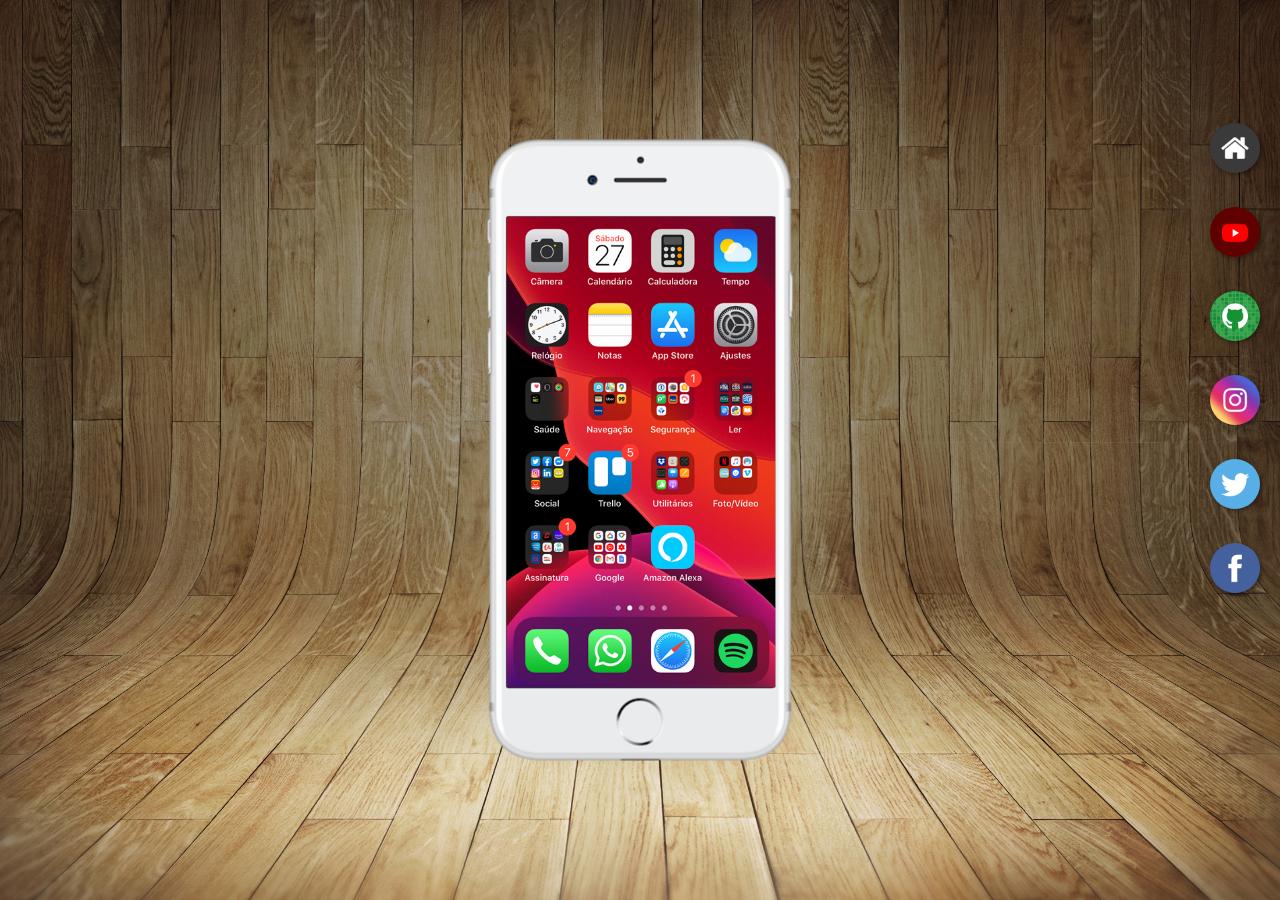
<file: index.html>
<!DOCTYPE html>
<html lang="pt-br">
<head>
    <meta charset="UTF-8">
    <meta name="viewport" content="width=device-width, initial-scale=1.0">
    <link rel="shortcut icon" href="pacote-d013/favicon.ico" type="image/x-icon">
    <title>Projeto Redes Socias</title>
    <link rel="stylesheet" href="estilos/style.css">


   
<body>
    <main>
        <section id="telefone">
            <iframe src="home.html" name="tela" id="tela" frameborder="0">
                Seu navegador não é compatível com isso.
            </iframe>

        </section>

        <section id="redes-sociais">
            <a href="home.html" target="tela"><img src="pacote-d013/imagens/logo-home.jpg" alt="Home"></a>


            <a href="youtube.html" target="tela"><img src="pacote-d013/imagens/logo-youtube.jpg" alt=""></a>


            <a href="github.html" target="tela"><img src="pacote-d013/imagens/logo-github.jpg" alt="GitHub"></a>


            <a href="github.html" target="tela"><img src="pacote-d013/imagens/logo-instagram.jpg" alt="Instagram"></a>


            <a href="github.html" target="tela"><img src="pacote-d013/imagens/logo-twitter.jpg" alt="Twitter"></a>


            <a href="github.html" target="tela"><img src="pacote-d013/imagens/logo-facebook.jpg" alt="Facebook"></a>

        </section>
    </main>
</body>
</html>
</file>
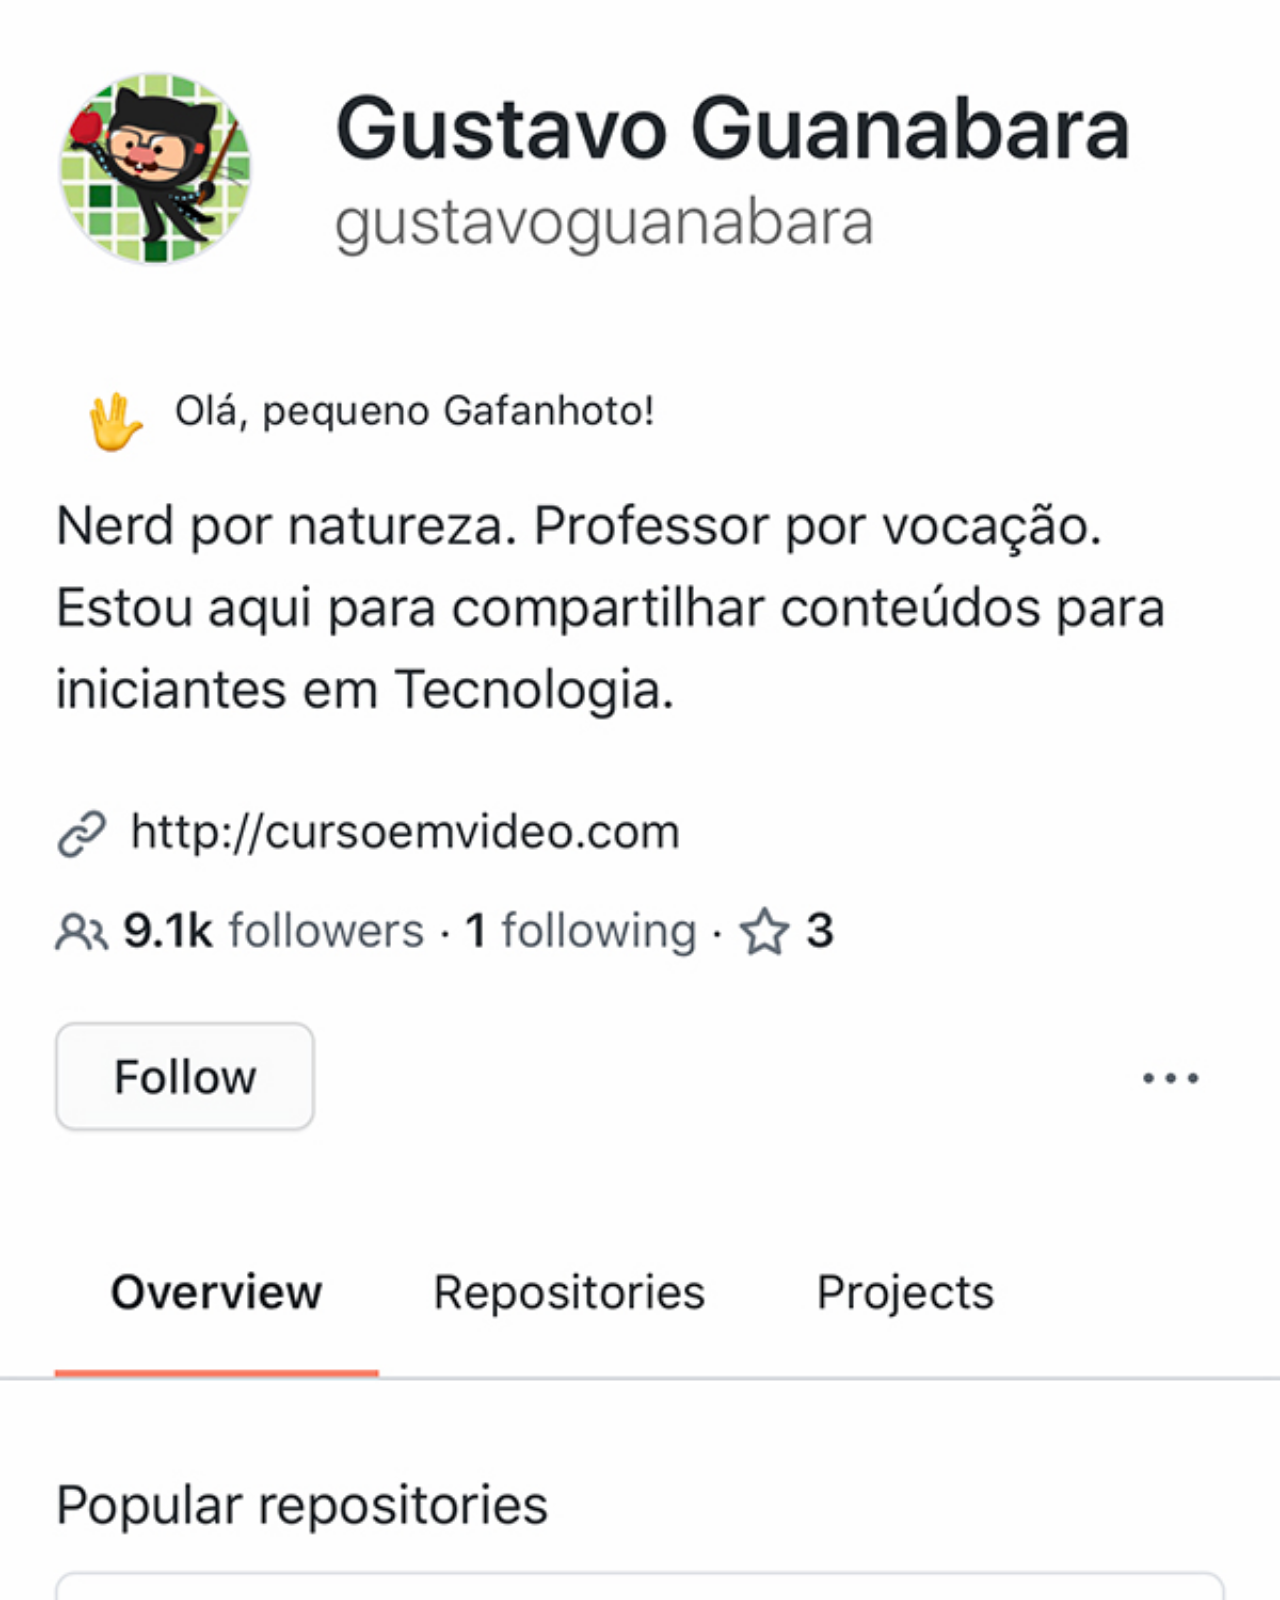
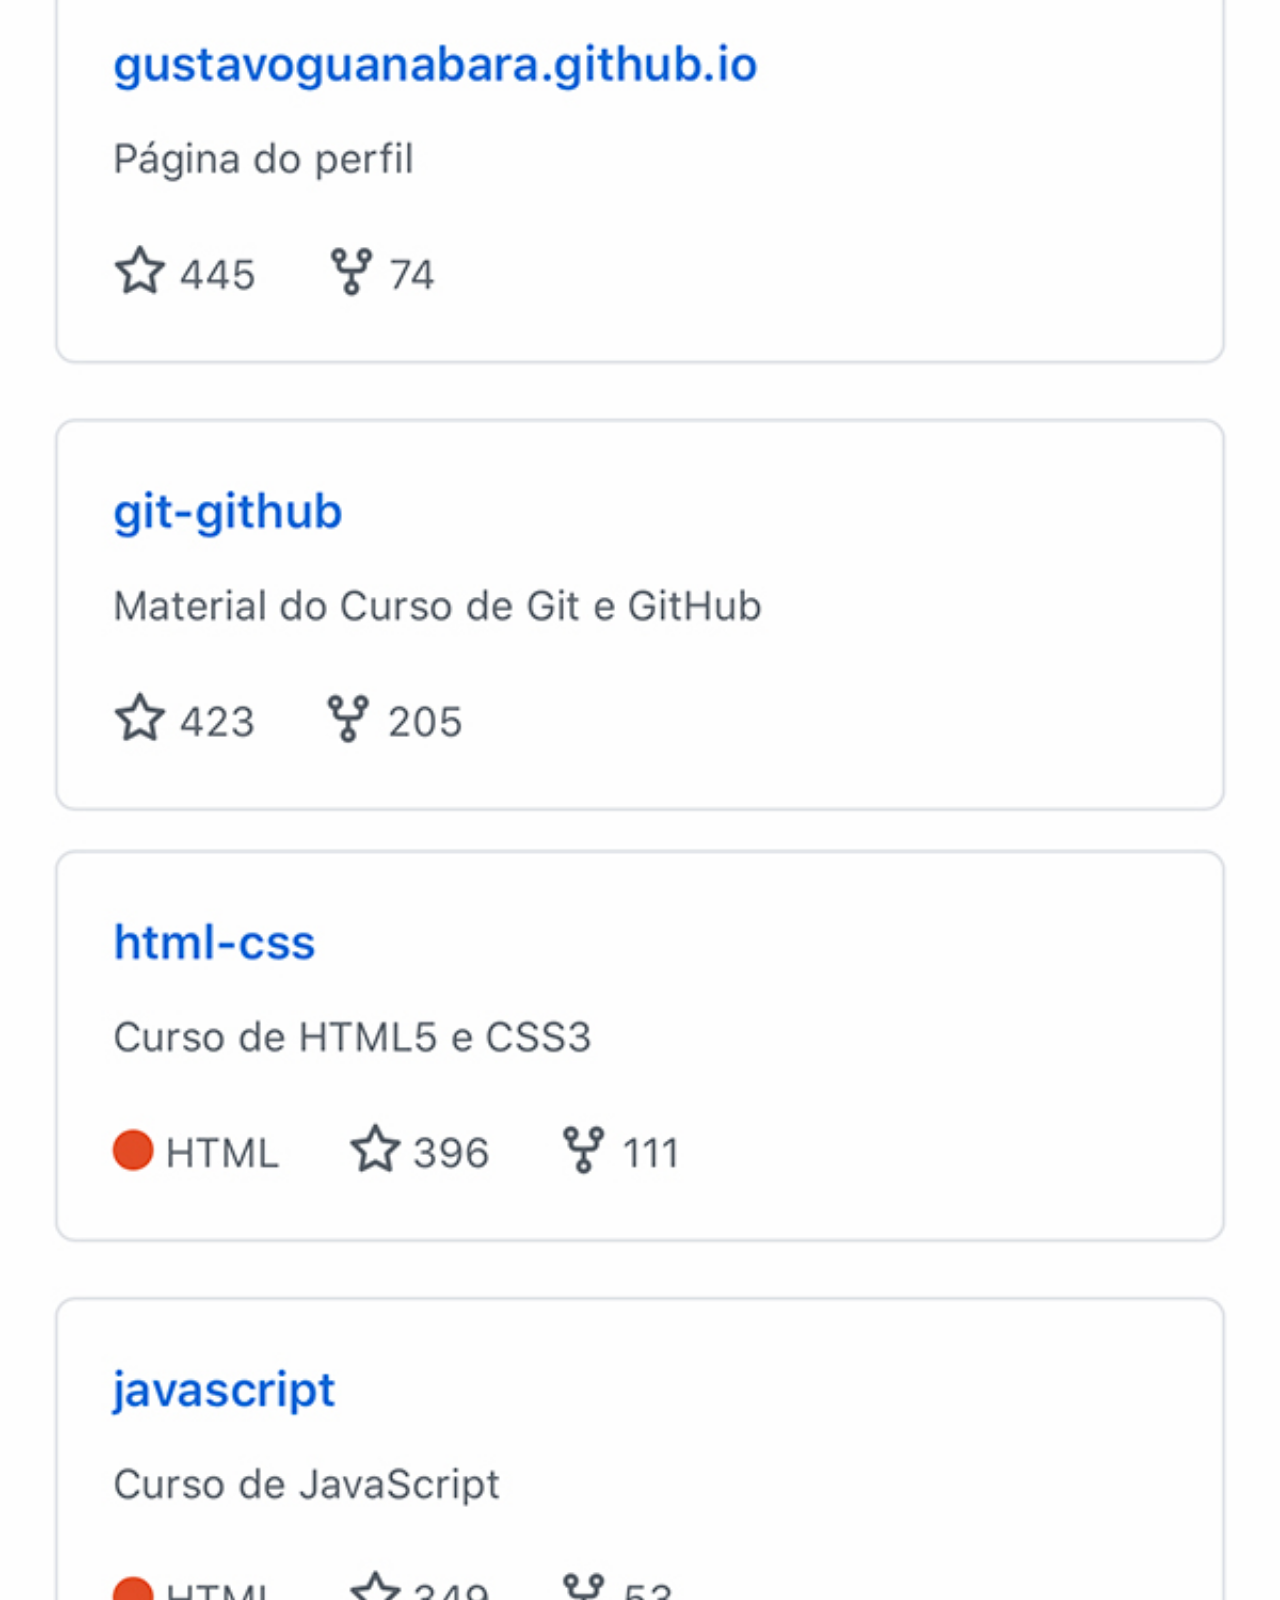
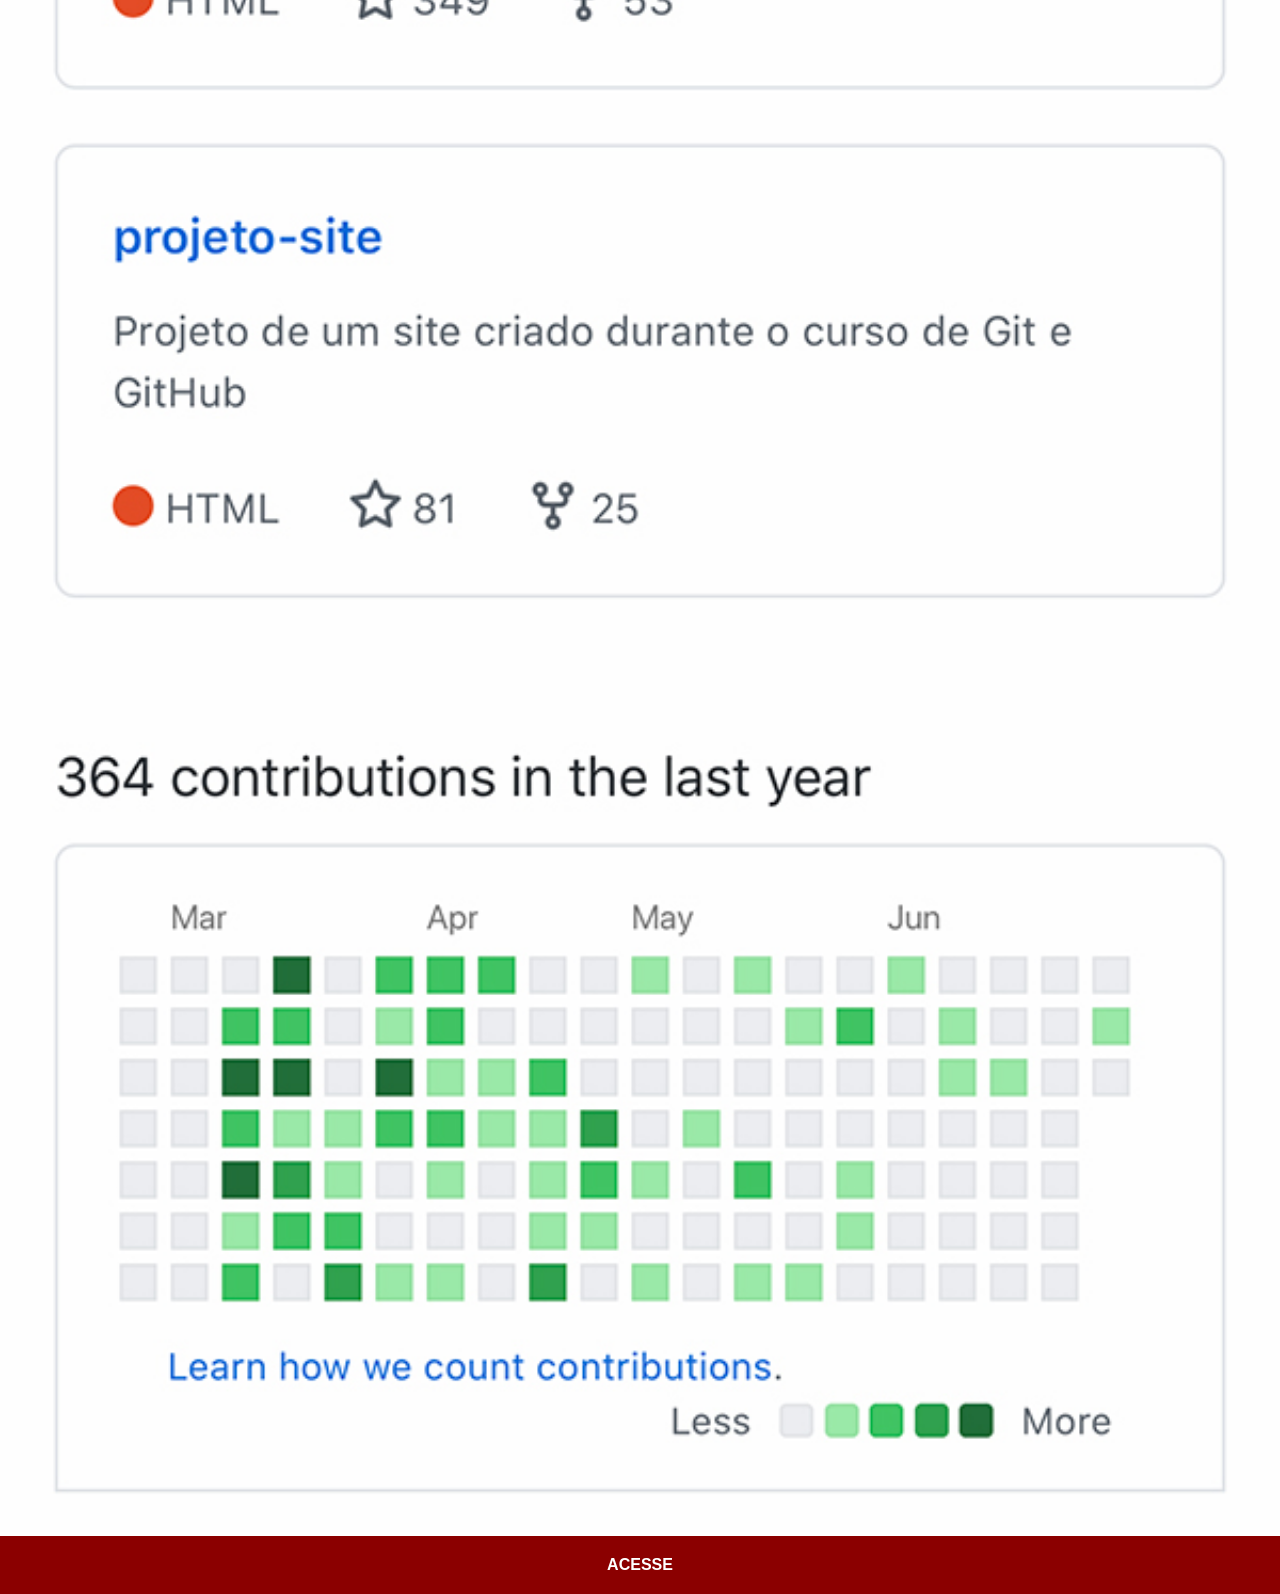
<file: github.html>
<!DOCTYPE html>
<html lang="pt-br">
<head>
    <meta charset="UTF-8">
    <meta name="viewport" content="width=device-width, initial-scale=1.0">
    <title>GitHub</title>

    <link rel="stylesheet" href="estilos/social.css">

</head>
<body>
    <img src="pacote-d013/imagens/tela-github.jpg" alt="GitHub">

    <a href="https://github.com/fernandafonsecar/" target="_blank">ACESSE</a>
</body>
</html>
</file>
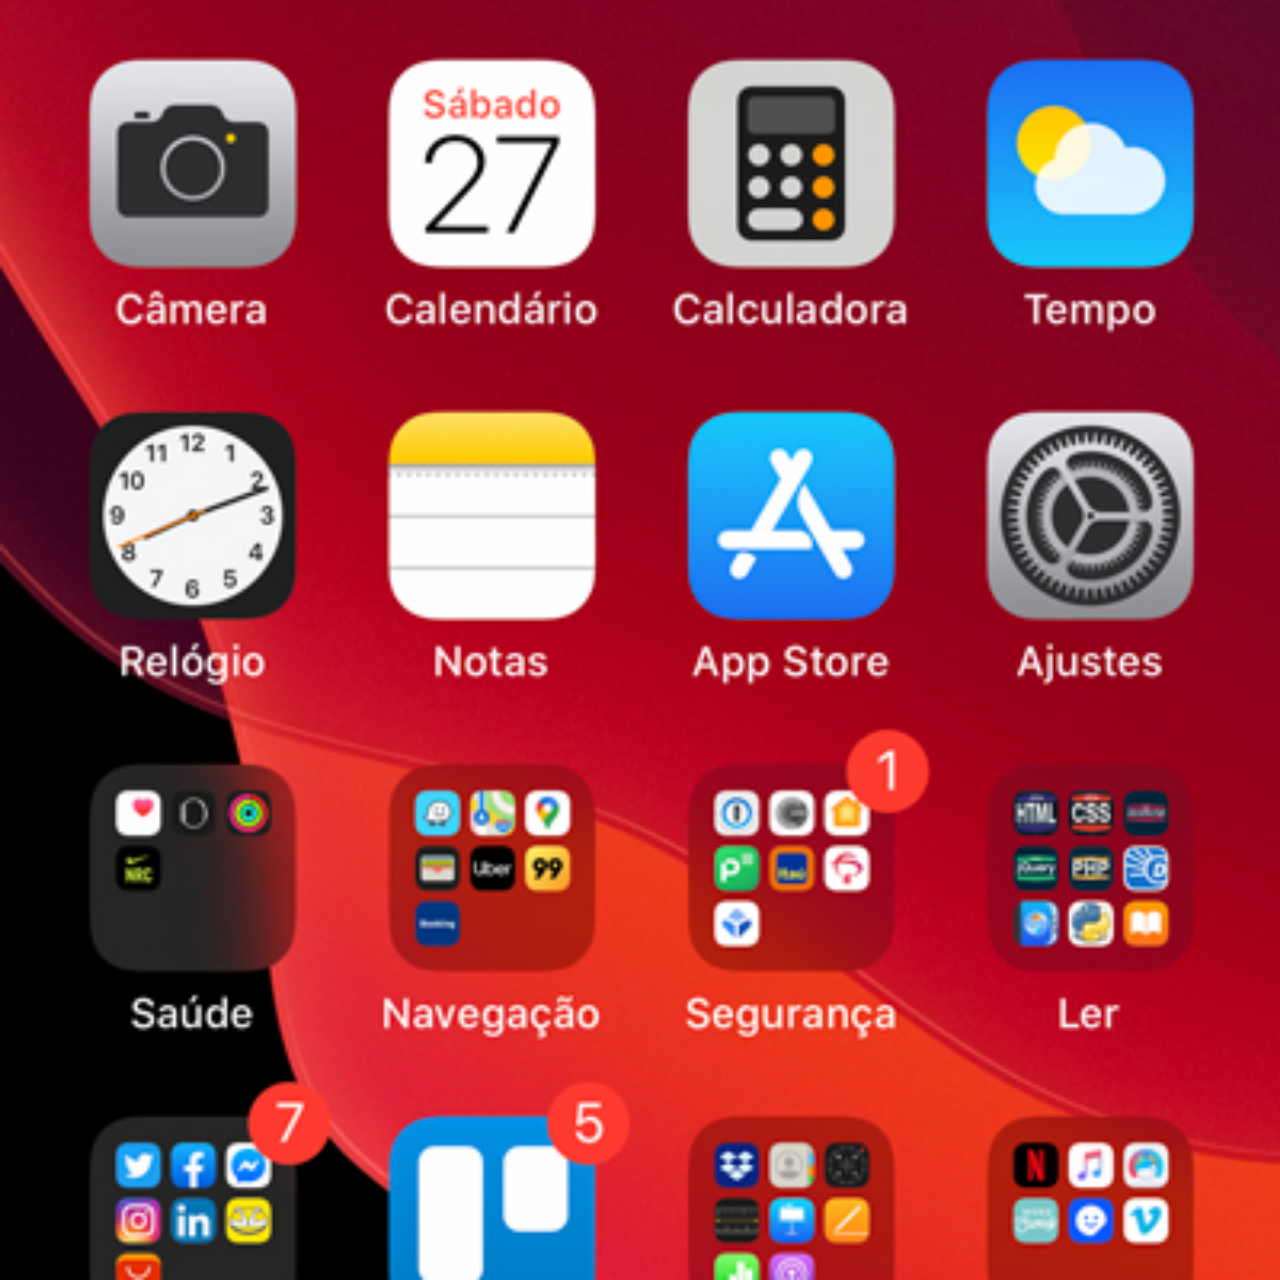
<file: home.html>
<!DOCTYPE html>
<html lang="pt-br">
<head>
    <meta charset="UTF-8">
    <meta name="viewport" content="width=device-width, initial-scale=1.0">
    <title>Home</title>
    
</head>

<style>
    * {
        margin: 0px;
        padding: 0px;
    }

    body {
        width: 100vw;
        height: 100vw;
        background: black url('pacote-d013/imagens/tela-home.jpg') no-repeat top center;
        background-size: cover;
    }
</style>

<body>
    

    
</body>
</html>
</file>
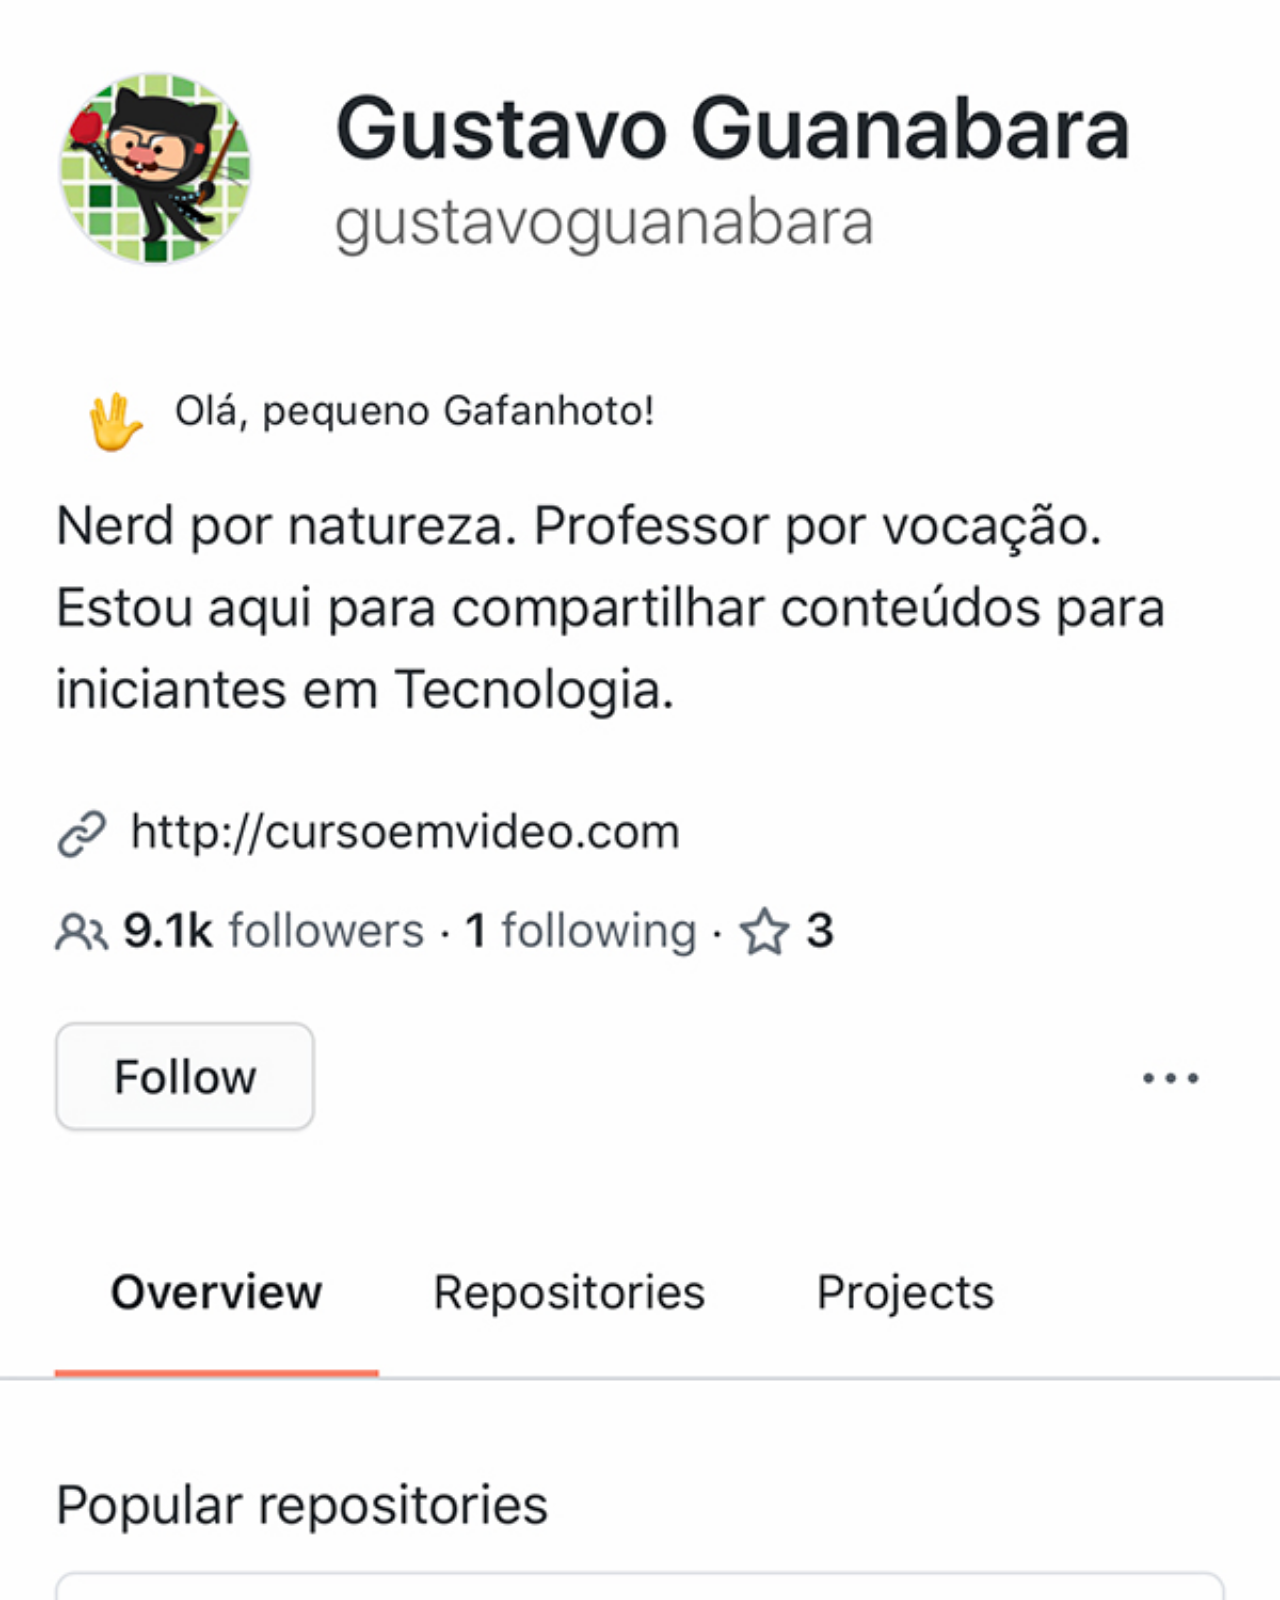
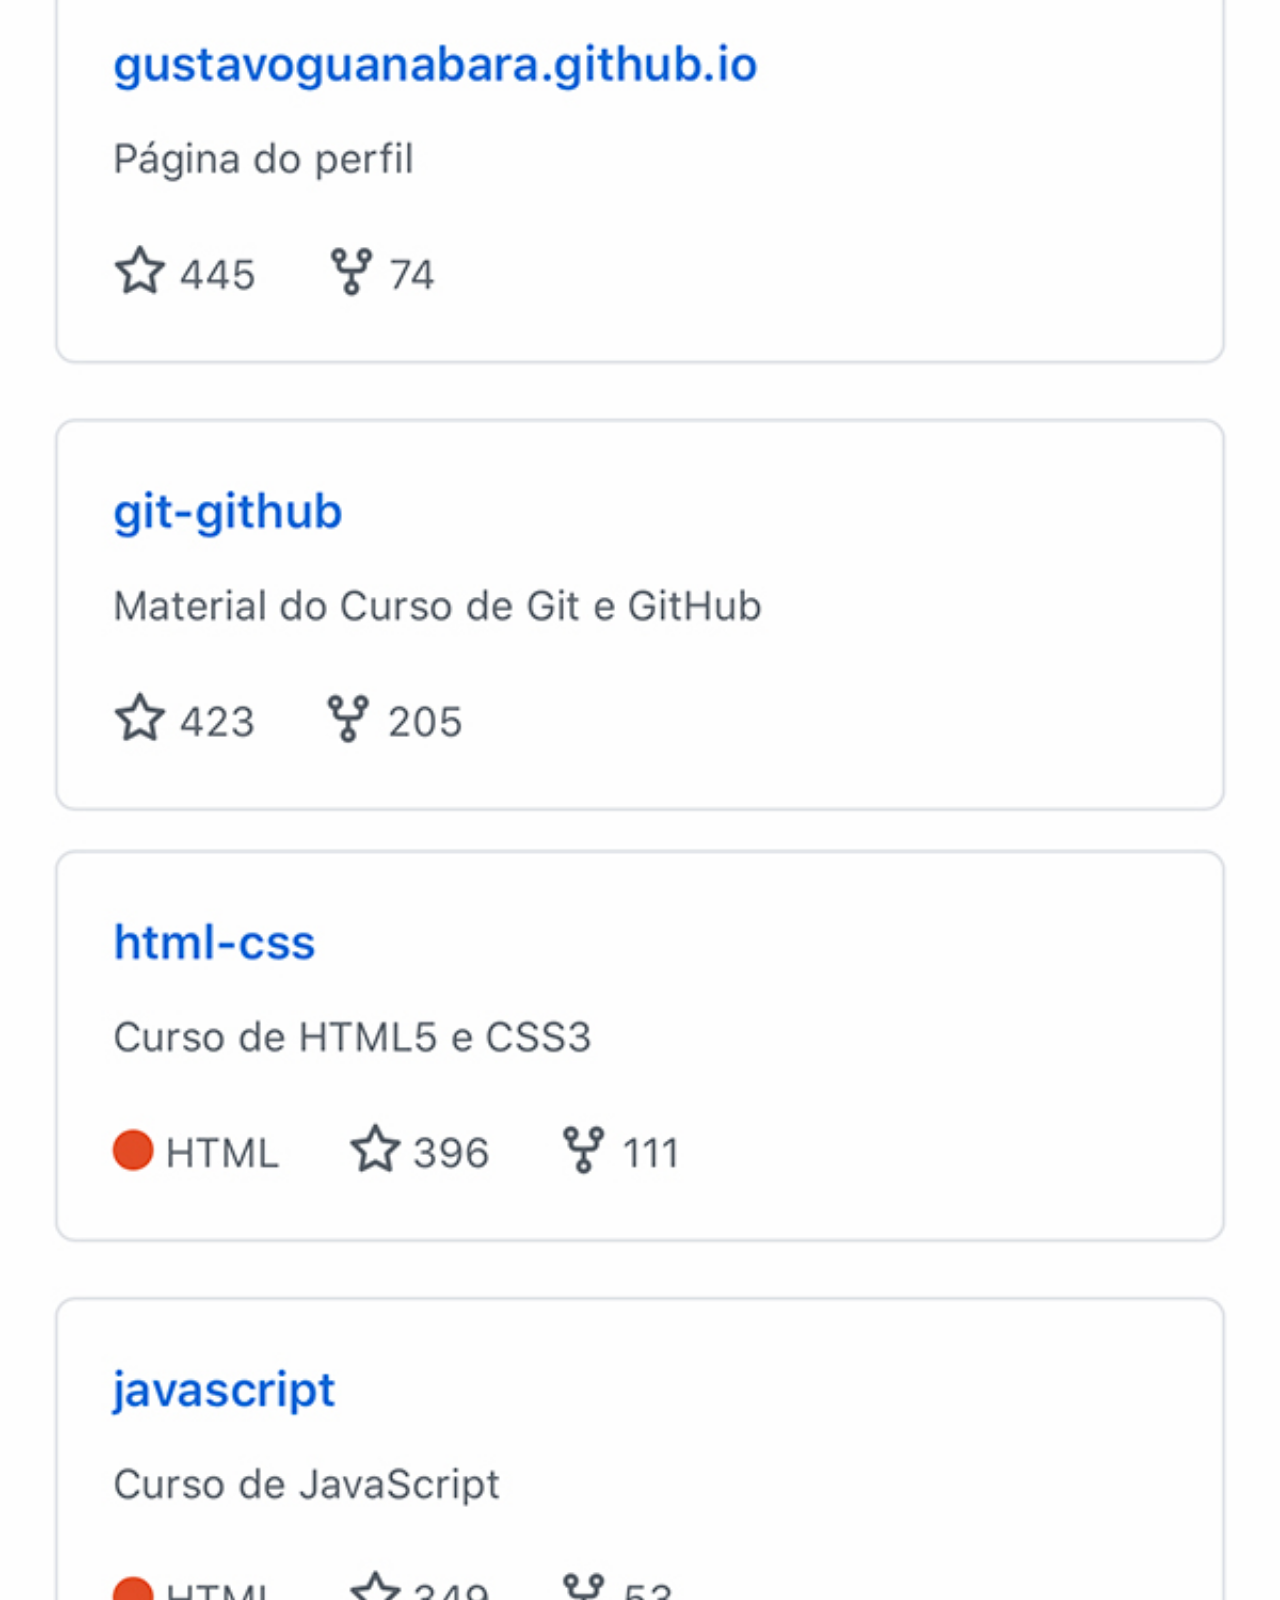
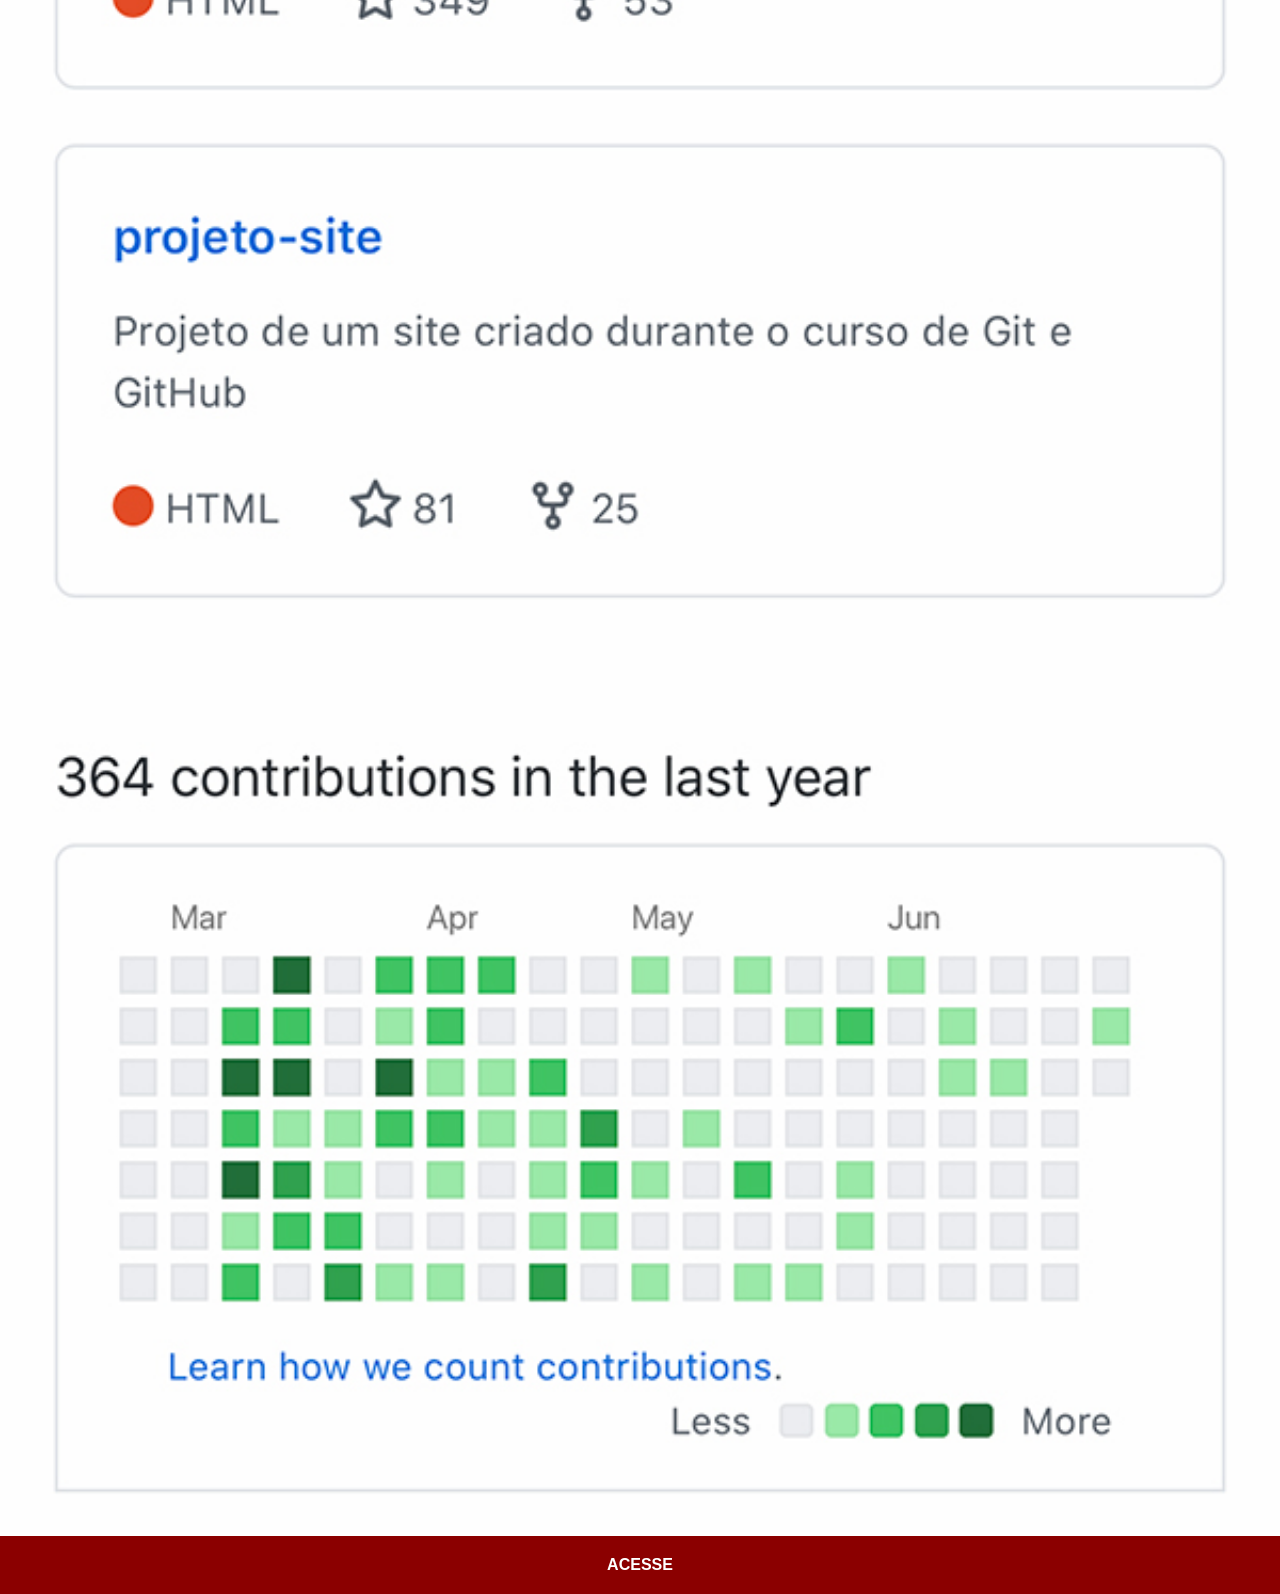
<file: instagram.html>
<!DOCTYPE html>
<html lang="pt-br">
<head>
    <meta charset="UTF-8">
    <meta name="viewport" content="width=device-width, initial-scale=1.0">
    <title>Instagram</title>
     <link rel="stylesheet" href="estilos/social.css">
    
</head>



<body>
   <img src="pacote-d013/imagens/tela-github.jpg" alt="GitHub">

    <a href="https://github.com/fernandafonsecar/" target="_blank">ACESSE</a>

</body>
</html>
</file>
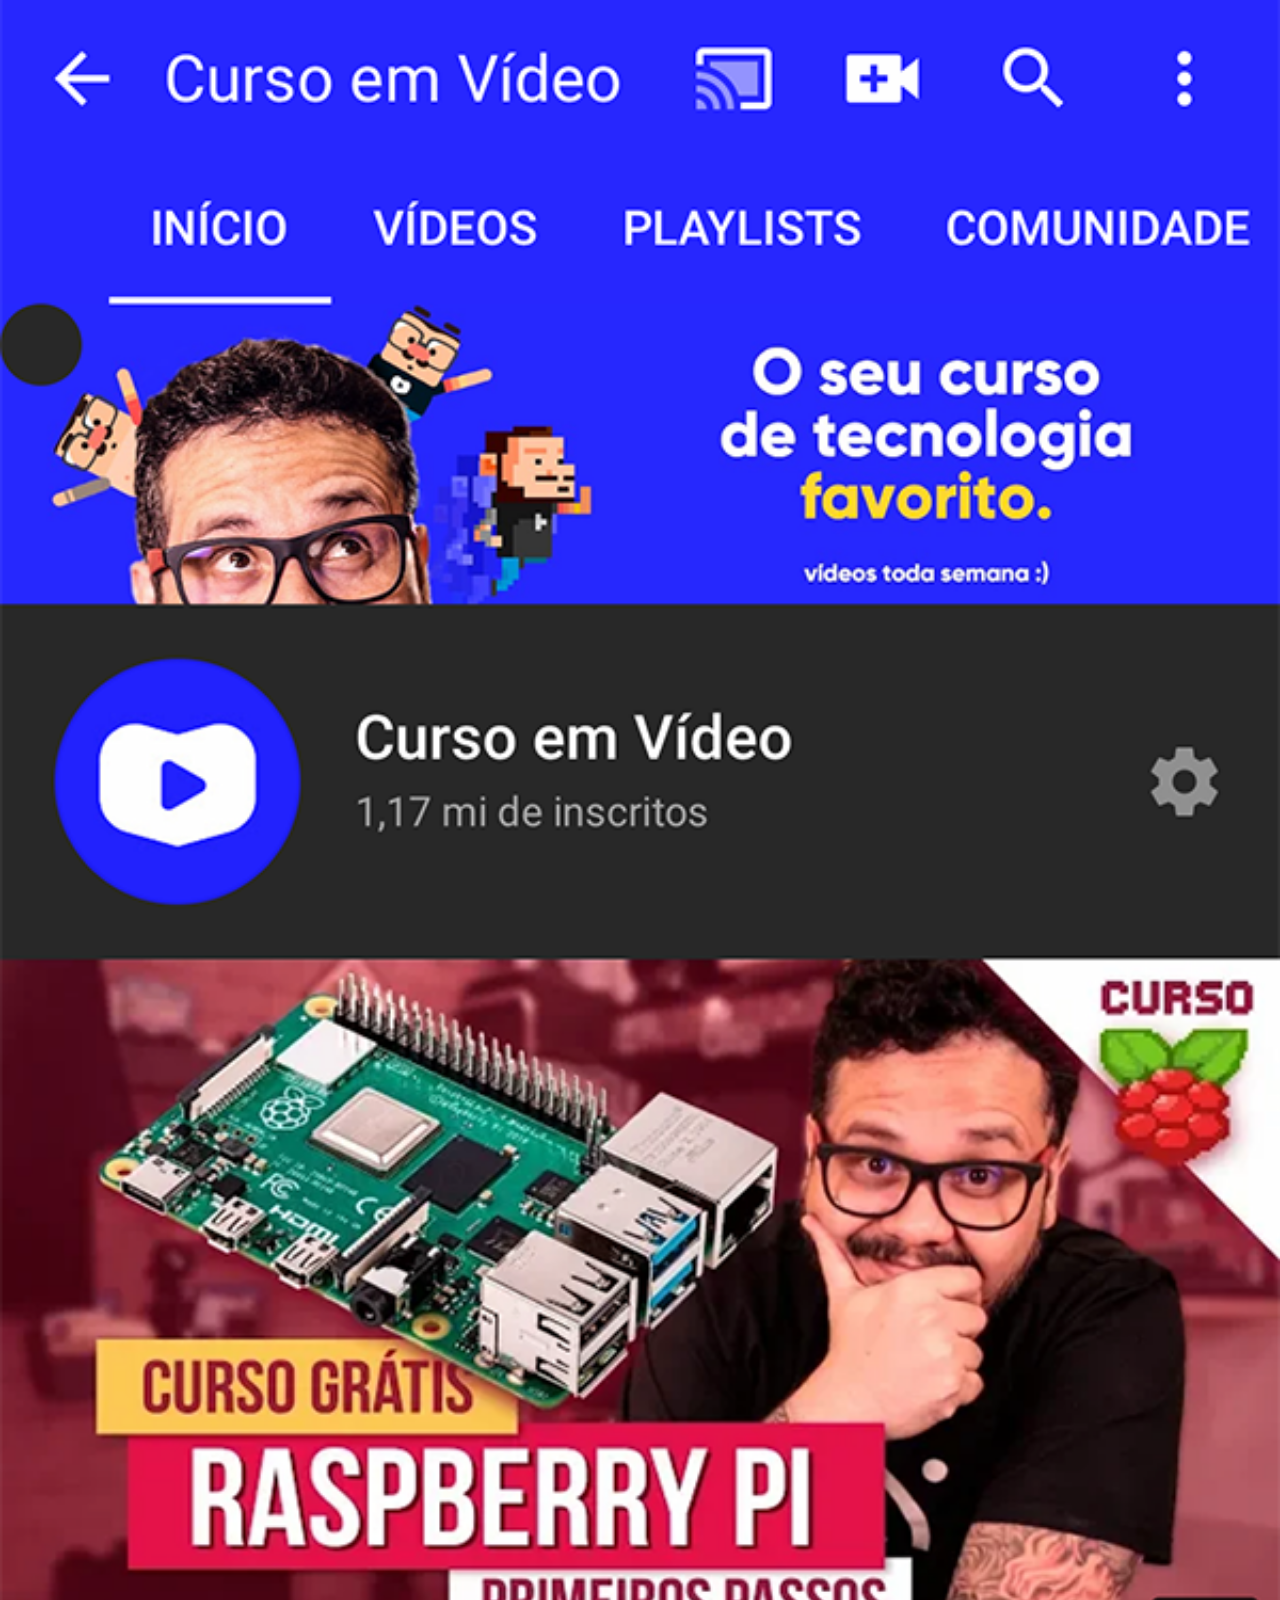
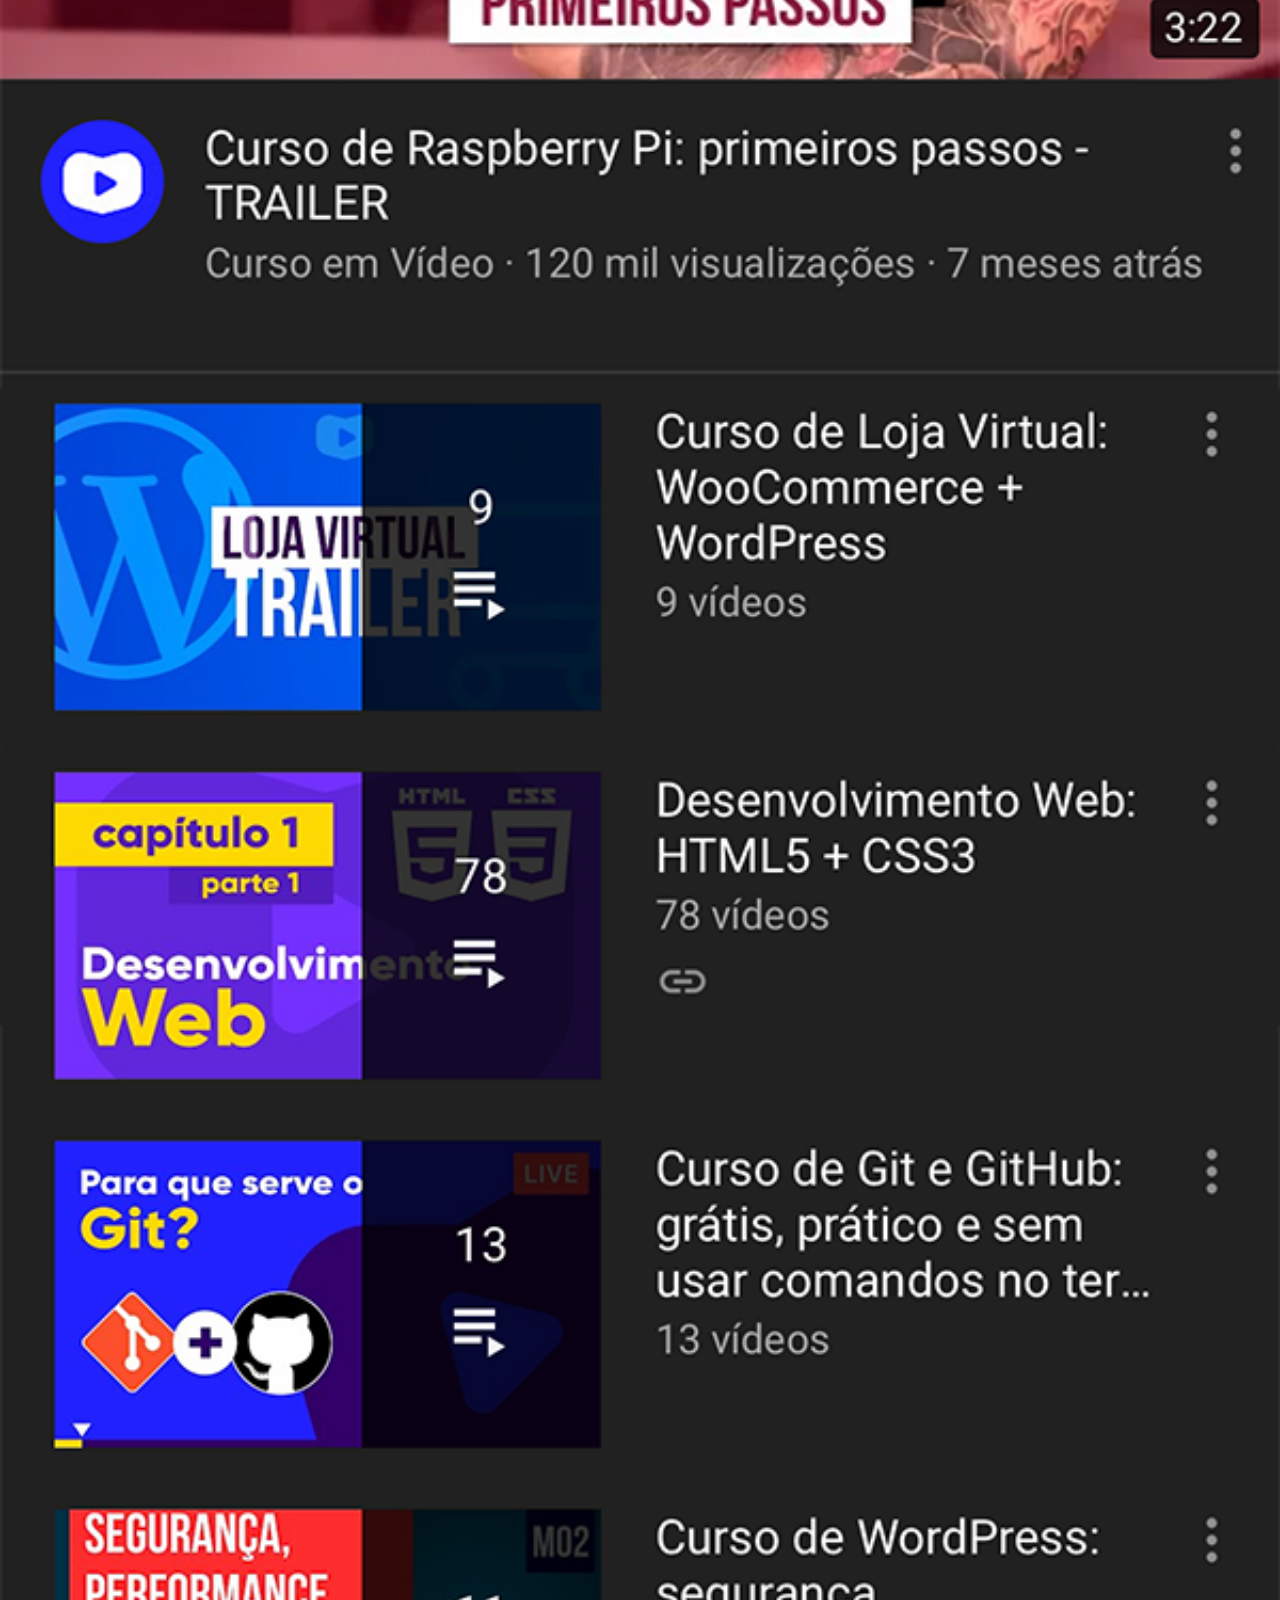
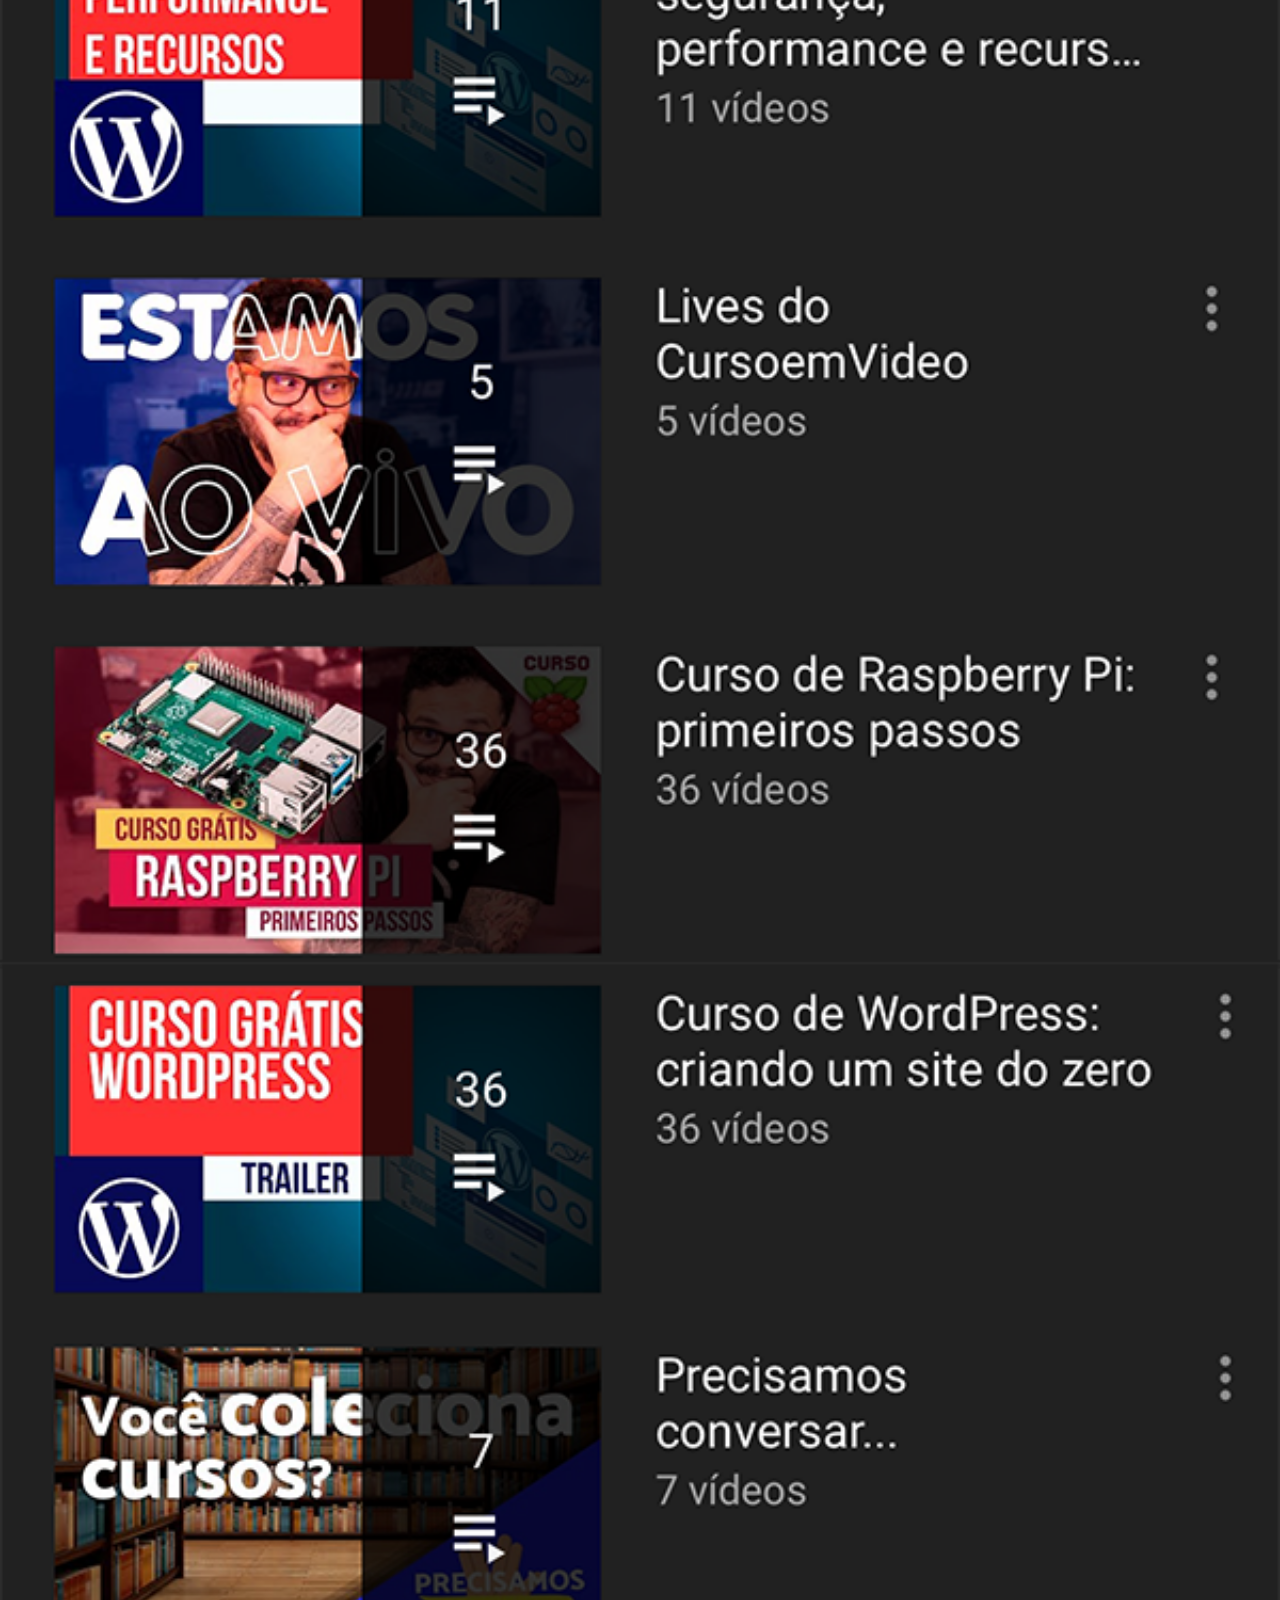
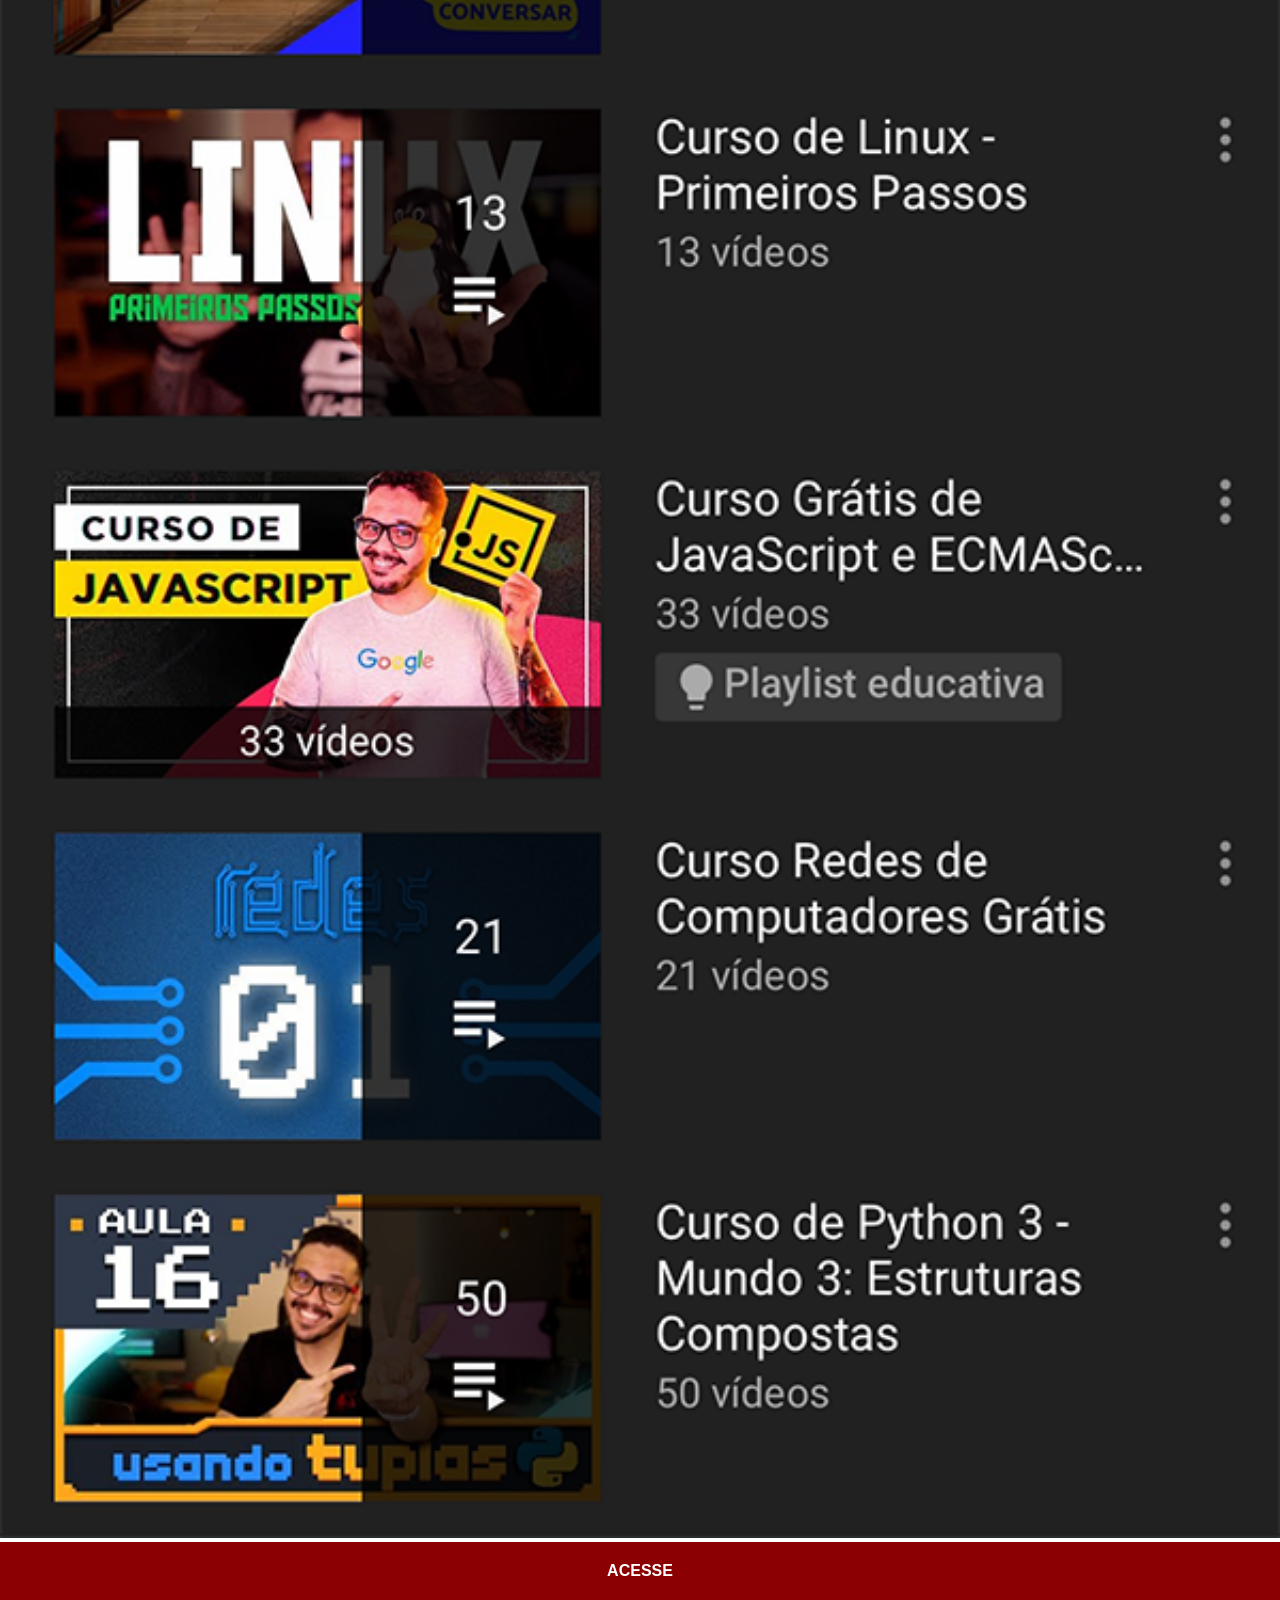
<file: youtube.html>
<!DOCTYPE html>
<html lang="pt-br">
<head>
    <meta charset="UTF-8">
    <meta name="viewport" content="width=device-width, initial-scale=1.0">
    <title>YouTube</title>
    
    <link rel="stylesheet" href="estilos/social.css">

    
</head>
<body>

    <img src="pacote-d013/imagens/tela-youtube.png" alt="YouTube">

    <a href="https://www.youtube.com/@cursoemvideo/playlists" target="_blank">ACESSE</a>
    
</body>
</html>
</file>
<file: estilos/style.css>
@charset "UTF-8"

* {
    margin: 0px;
    padding: 0px;
    font-family: Arial, Helvetica, sans-serif;

}

html, body {
    height: 100vh;
    width: 100vw;
    background-color: black;
}

body {
     background: url('../pacote-d013/imagens/fundo-madeira.jpg') no-repeat top center;
     background-size: cover;
     background-attachment: fixed;
    
}

main {
    position: relative;
    height: 100vh;
    
}



section#telefone {
    position: absolute;
    top: 50%;
    left: 50%;
    transform: translate(-50%, -50%);

    height: 627px;
    width: 311px;
    
    background: url('../pacote-d013/imagens/frame-iphone.png') no-repeat; 
}

iframe#tela {
    position: relative;
    top: 80px;
    left: 22px;
    width: 269px;
    height: 471px;


}

section#redes-sociais {
    text-align: right;
}

section#redes-sociais img {
    width: 50px;
    margin: 10px;
    border-radius: 50%;
    box-shadow: 2px 2px 5px rgba(0, 0, 0, 0.400);
    box-sizing: border-box;

}

section#redes-sociais img:hover {
    border: 3px solid rgba(255, 255, 255, 0.637); 
    transform: translate(-3px, -3px);
    box-shadow: 5px 5px 10px rgba(0, 0, 0, 0.623);
    transition: transform 0.5s, border 1s;
}





/* atualização do projeto pelo chat*/

@media (max-width: 768px){

    #redes-sociais{
        position: fixed;
        bottom: 10px;
        left: 50%;
        transform: translateX(-50%);
    }

    #redes-sociais a{
        display: inline-block;
        margin: 5px;
    }

    #redes-sociais img{
        width: 40px;
    }

}

body{
    margin: 0;
    padding: 0;
    overflow: hidden;
}

#telefone{
   position: absolute;
   top: 50%;
   left: 50%;
   transform: translate(-50%, -50%);
}

#tela{
    position: absolute;
    top: 80px;
    left: 22px;
    width: 255px;
    height: 455px;
    border: none;
}









#redes-sociais{
    position: fixed;
    right: 10px;
    top: 40%;
    transform: translateY(-50%);
}

#redes-sociais a{
    display: block;
    margin: 10px 0;
}

#redes-sociais img{
    width: 50px;
    border-radius: 50%;
    box-shadow: 2px 2px 6px rgba(0,0,0,0.4);
    transition: transform 0.3s, box-shadow 0.3s;
}

#redes-sociais img:hover{
    transform: scale(1.2);
    box-shadow: 3px 3px 10px rgba(0,0,0,0.6);
}
</file>
<file: estilos/social.css>
@charset "UTF-8";

* {
            margin: 0px;
            padding: 0px;
            font-family: Arial, Helvetica, sans-serif;
        }

        ::-webkit-scrollbar {
            width: 0px;
            height: 0px;
        }

        img {
            width: 100vw;

        }

        a {
            display: block;
            background-color: darkred;
            color: white;
            padding: 20px;
            text-align: center;
            font-weight: bolder;
            text-decoration: none;            
        }

        a:hover {
            background-color: red;
        }
</file>
